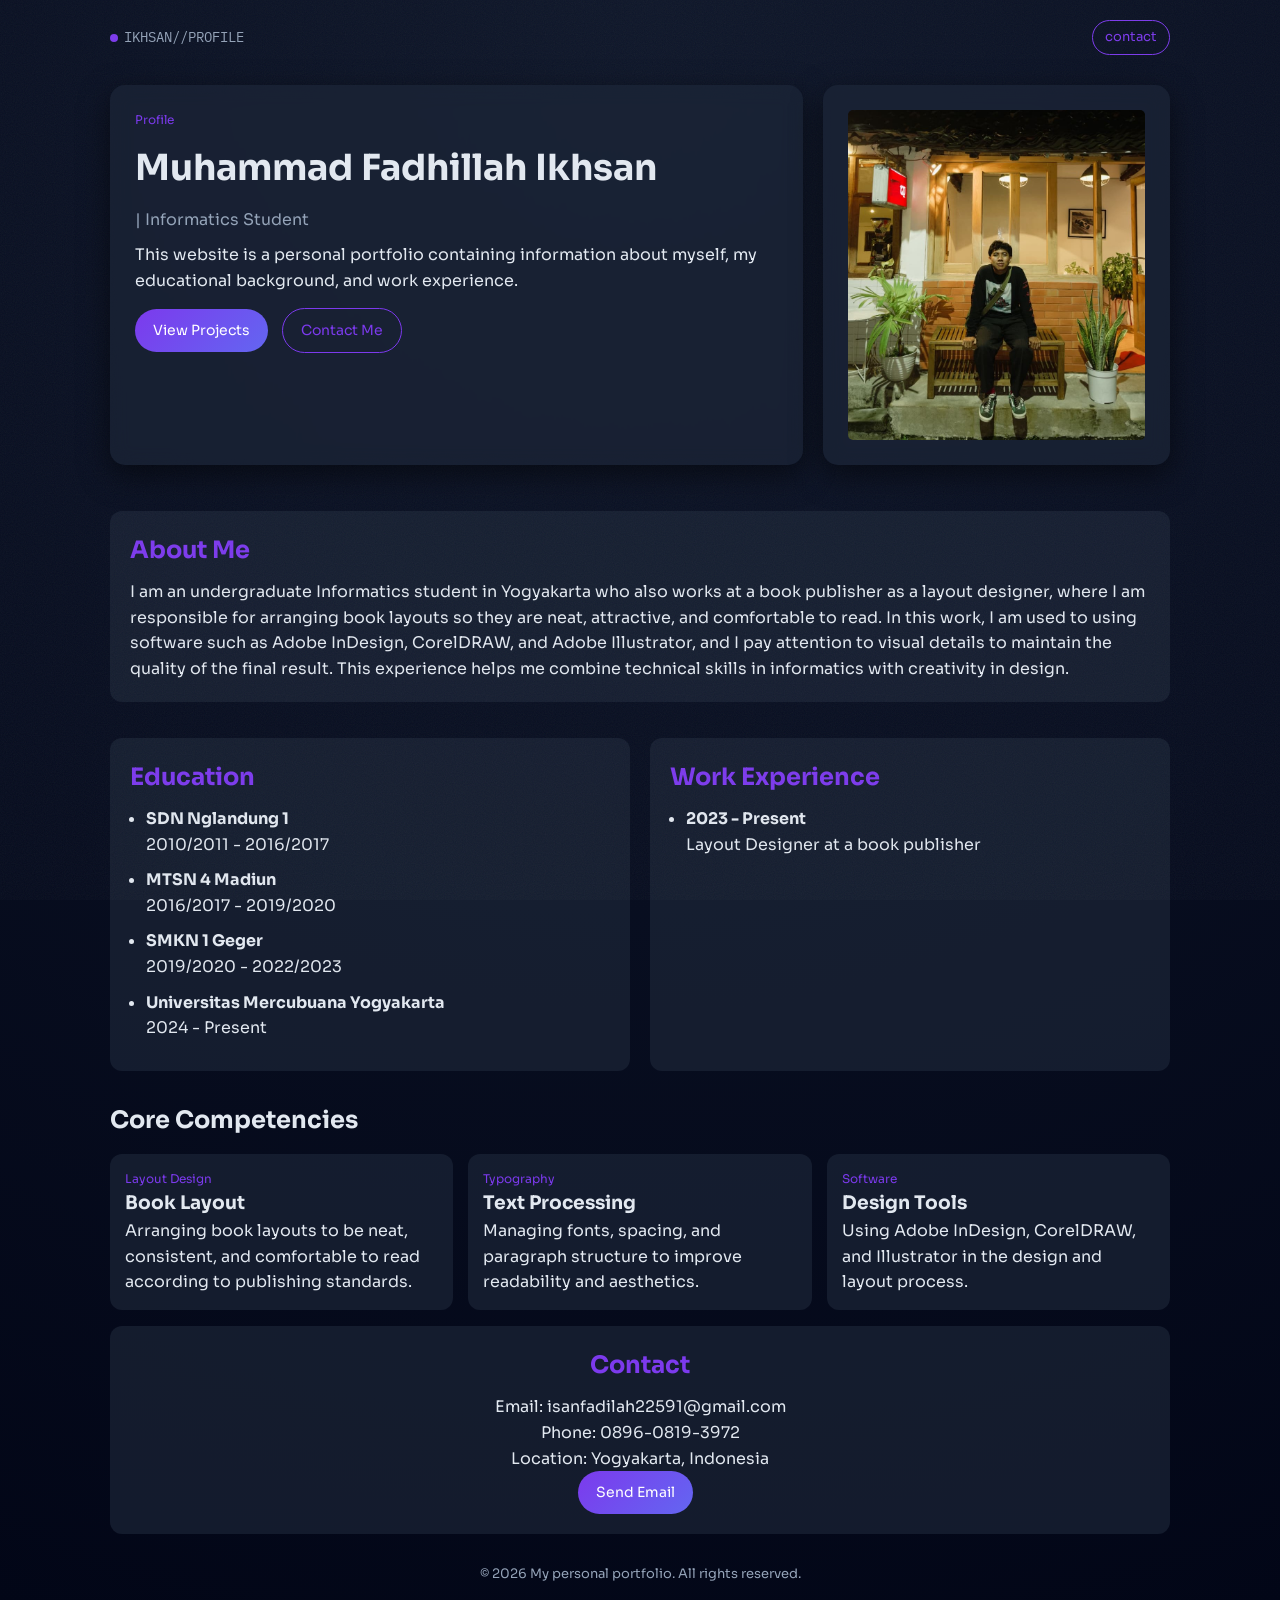
<file: index.html>
<!DOCTYPE html>
<html lang="en">
<head>
  <meta charset="UTF-8">
  <meta name="viewport" content="width=device-width, initial-scale=1.0">
  <title>Muhammad Fadhillah Ikhsan — Informatics Student &amp; Layout Designer</title>
  <meta name="description" content="Personal portfolio of Muhammad Fadhillah Ikhsan, an Informatics student in Yogyakarta and book layout designer skilled in Adobe InDesign, CorelDRAW, and Adobe Illustrator.">
  <meta name="author" content="Muhammad Fadhillah Ikhsan">
  <link rel="canonical" href="https://isanfadhilaa.vercel.app/">

  <meta property="og:type" content="profile">
  <meta property="og:site_name" content="Ikhsan's Profile">
  <meta property="og:title" content="Muhammad Fadhillah Ikhsan — Informatics Student &amp; Layout Designer">
  <meta property="og:description" content="Personal portfolio of Muhammad Fadhillah Ikhsan, an Informatics student in Yogyakarta and book layout designer skilled in Adobe InDesign, CorelDRAW, and Adobe Illustrator.">
  <meta property="og:url" content="https://isanfadhilaa.vercel.app/">
  <meta property="og:image" content="https://isanfadhilaa.vercel.app/image/profile-photo.jpeg">
  <meta property="og:image:alt" content="Profile photo of Muhammad Fadhillah Ikhsan">
  <meta property="og:locale" content="en_US">

  <meta name="twitter:card" content="summary_large_image">
  <meta name="twitter:title" content="Muhammad Fadhillah Ikhsan — Informatics Student &amp; Layout Designer">
  <meta name="twitter:description" content="Personal portfolio of Muhammad Fadhillah Ikhsan, an Informatics student in Yogyakarta and book layout designer skilled in Adobe InDesign, CorelDRAW, and Adobe Illustrator.">
  <meta name="twitter:image" content="https://isanfadhilaa.vercel.app/image/profile-photo.jpeg">

  <script type="application/ld+json">
  {
    "@context": "https://schema.org",
    "@type": "Person",
    "name": "Muhammad Fadhillah Ikhsan",
    "url": "https://isanfadhilaa.vercel.app/",
    "image": "https://isanfadhilaa.vercel.app/image/profile-photo.jpeg",
    "jobTitle": "Book Layout Designer",
    "description": "Informatics student in Yogyakarta and book layout designer skilled in Adobe InDesign, CorelDRAW, and Adobe Illustrator.",
    "email": "mailto:isanfadilah22591@gmail.com",
    "telephone": "+62-896-0819-3972",
    "address": {
      "@type": "PostalAddress",
      "addressLocality": "Yogyakarta",
      "addressCountry": "ID"
    },
    "alumniOf": {
      "@type": "CollegeOrUniversity",
      "name": "Universitas Mercubuana Yogyakarta"
    },
    "hasOccupation": {
      "@type": "Occupation",
      "name": "Book Layout Designer"
    },
    "knowsAbout": [
      "Book Layout Design",
      "Typography",
      "Adobe InDesign",
      "CorelDRAW",
      "Adobe Illustrator"
    ]
  }
  </script>
  <link rel="stylesheet" href="styles.css">
</head>
<body>
  <div class="noise" aria-hidden="true"></div>
  <main class="page">
    <header class="topbar">
      <p class="brand"><span class="dot"></span>IKHSAN//PROFILE</p>
      <a href="#kontak" class="mini-btn">contact</a>
    </header>

    <section class="hero">
      <div class="hero-card hero-main">
        <p class="badge">Profile</p>
        <h1>Muhammad Fadhillah Ikhsan</h1>
        <p class="subtitle"> | Informatics Student</p>
        <p class="desc">
          This website is a personal portfolio containing information about myself,
          my educational background, and work experience.
        </p>
        <div class="hero-actions">
          <a href="#project" class="btn btn-primary">View Projects</a>
          <a href="#kontak" class="btn btn-ghost">Contact Me</a>
        </div>
      </div>

      <aside class="hero-card hero-side">

         <img
            src="image/profile-photo.jpeg"
            alt="Profile of Muhammad Fadhillah Ikhsan"
            class="avatar-image"
          >
      </aside>
    </section>

    <section class="grid" id="tentang">
      <article class="panel wide">
        <h2>About Me</h2>
        <p>
          I am an undergraduate Informatics student in Yogyakarta who also works at a book publisher
          as a layout designer, where I am responsible for arranging book layouts so they are neat, attractive, and comfortable to read.
          In this work, I am used to using software such as Adobe InDesign, CorelDRAW, and Adobe Illustrator,
          and I pay attention to visual details to maintain the quality of the final result. This experience helps me combine
          technical skills in informatics with creativity in design.
        </p>
      </article>

      <article class="panel">
        <h2>Education</h2>
        <ul class="timeline">
          <li>
            <strong>SDN Nglandung 1</strong>
            <p>2010/2011 - 2016/2017</p>
          </li>
          <li>
            <strong>MTSN 4 Madiun</strong>
            <p>2016/2017 - 2019/2020</p>
          </li>
          <li>
            <strong>SMKN 1 Geger</strong>
            <p>2019/2020 - 2022/2023</p>
          </li>
          <li>
            <strong>Universitas Mercubuana Yogyakarta</strong>
            <p>2024 - Present</p>
          </li>

        </ul>
      </article>

      <article class="panel">
        <h2>Work Experience</h2>
        <ul class="timeline">
          <li>
            <strong>2023 - Present</strong>
            <p>Layout Designer at a book publisher</p>
          </li>
        </ul>
      </article>
    </section>

    <section class="projects" id="project">
      <h2>Core Competencies</h2>
      <div class="project-grid">
        <article class="project-card">
          <p class="project-tag">Layout Design</p>
          <h3>Book Layout</h3>
          <p>Arranging book layouts to be neat, consistent, and comfortable to read according to publishing standards.</p>
        </article>
        <article class="project-card">
          <p class="project-tag">Typography</p>
          <h3>Text Processing</h3>
          <p>Managing fonts, spacing, and paragraph structure to improve readability and aesthetics.</p>
        </article>
        <article class="project-card">
          <p class="project-tag">Software</p>
          <h3>Design Tools</h3>
          <p>Using Adobe InDesign, CorelDRAW, and Illustrator in the design and layout process.</p>
        </article>
      </div>
    </section>

    <section class="contact" id="kontak">
      <article class="panel contact-panel">
        <h2>Contact</h2>
        <p>Email: isanfadilah22591@gmail.com</p>
        <p>Phone: 0896-0819-3972</p>
        <p>Location: Yogyakarta, Indonesia</p>
        <a class="btn btn-primary" href="mailto:isanfadilah22591@gmail.com">Send Email</a>
      </article>
    </section>

    <footer class="footer">
      <p>© 2026 My personal portfolio. All rights reserved.</p>
    </footer>
  </main>
</body>
</html>
</file>
<file: styles.css>
/* FONTS (self-hosted) */
@font-face {
  font-family: 'Sora';
  font-style: normal;
  font-weight: 400 800;
  font-display: swap;
  src: url('fonts/sora-latin.woff2') format('woff2');
}
@font-face {
  font-family: 'IBM Plex Mono';
  font-style: normal;
  font-weight: 400;
  font-display: swap;
  src: url('fonts/ibm-plex-mono-400-latin.woff2') format('woff2');
}
@font-face {
  font-family: 'IBM Plex Mono';
  font-style: normal;
  font-weight: 500;
  font-display: swap;
  src: url('fonts/ibm-plex-mono-500-latin.woff2') format('woff2');
}

/* RESET */
* {
  margin: 0;
  padding: 0;
  box-sizing: border-box;
}

/* BODY */
body {
  font-family: 'Sora', sans-serif;
  background: radial-gradient(circle at top, #0f172a, #020617);
  color: #e2e8f0;
  line-height: 1.6;
}

/* NOISE EFFECT */
.noise {
  position: fixed;
  inset: 0;
  background: url('noise.svg');
  opacity: 0.05;
  pointer-events: none;
}

/* LAYOUT */
.page {
  max-width: 1100px;
  margin: auto;
  padding: 20px;
}

/* TOPBAR */
.topbar {
  display: flex;
  justify-content: space-between;
  align-items: center;
  margin-bottom: 30px;
}

.brand {
  font-family: 'IBM Plex Mono', monospace;
  font-size: 14px;
  color: #94a3b8;
}

.dot {
  display: inline-block;
  width: 8px;
  height: 8px;
  background: #7c3aed;
  border-radius: 50%;
  margin-right: 6px;
}

.mini-btn {
  font-size: 13px;
  padding: 6px 12px;
  border: 1px solid #7c3aed;
  border-radius: 20px;
  text-decoration: none;
  color: #7c3aed;
  transition: 0.3s;
}

.mini-btn:hover {
  background: #7c3aed;
  color: white;
}

/* HERO */
.hero {
  display: grid;
  grid-template-columns: 2fr 1fr;
  gap: 20px;
  margin-bottom: 30px;
}

.hero-card {
  background: rgba(30, 41, 59, 0.6);
  padding: 25px;
  border-radius: 15px;
  backdrop-filter: blur(10px);
  box-shadow: 0 10px 30px rgba(0,0,0,0.5);
}

.hero-main h1 {
  font-size: 36px;
  margin: 10px 0;
}

.badge {
  font-size: 12px;
  color: #7c3aed;
}

.subtitle {
  color: #94a3b8;
  margin-bottom: 10px;
}

.desc {
  margin-bottom: 15px;
}

/* BUTTON */
.btn {
  display: inline-block;
  padding: 10px 18px;
  border-radius: 25px;
  text-decoration: none;
  font-size: 14px;
  margin-right: 10px;
  transition: 0.3s;
}

.btn-primary {
  background: linear-gradient(135deg, #7c3aed, #6366f1);
  color: white;
}

.btn-primary:hover {
  opacity: 0.8;
}

.btn-ghost {
  border: 1px solid #7c3aed;
  color: #7c3aed;
}

.btn-ghost:hover {
  background: #7c3aed;
  color: white;
}

/* AVATAR */

.avatar-image {
  width: 100%;
  height: 100%;
  object-fit: cover;
  display: block;
  border-radius: 5px;
}

.mono {
  font-family: 'IBM Plex Mono', monospace;
  font-size: 13px;
  margin-bottom: 10px;
}

.quick {
  font-size: 14px;
  color: #94a3b8;
}

/* STATS */
.stats {
  display: flex;
  gap: 15px;
  margin-bottom: 30px;
}

.stat-card {
  flex: 1;
  background: rgba(30, 41, 59, 0.6);
  padding: 20px;
  border-radius: 12px;
  text-align: center;
}

.stat-num {
  font-size: 24px;
  color: #7c3aed;
}

.stat-label {
  font-size: 13px;
  color: #94a3b8;
}

/* GRID */
.grid {
  display: grid;
  grid-template-columns: repeat(2, 1fr);
  gap: 20px;
  margin-bottom: 30px;
}

.panel {
  background: rgba(30, 41, 59, 0.6);
  padding: 20px;
  margin-top: 1rem;
  border-radius: 12px;
}

.panel h2 {
  margin-bottom: 10px;
  color: #7c3aed;
}

.wide {
  grid-column: span 2;
}

/* CHIPS */
.chips span {
  display: inline-block;
  background: #1e293b;
  padding: 6px 10px;
  border-radius: 10px;
  margin: 5px;
  font-size: 12px;
}

/* TIMELINE */
.timeline li {
  margin-bottom: 10px;
}

.timeline {
  margin-left: 1rem;
}

/* PROJECT */
.projects h2 {
  margin-bottom: 15px;
}

.project-grid {
  display: grid;
  grid-template-columns: repeat(3, 1fr);
  gap: 15px;
}

.project-card {
  background: rgba(30, 41, 59, 0.6);
  padding: 15px;
  border-radius: 12px;
  transition: 0.3s;
}

.project-card:hover {
  transform: translateY(-5px);
}

.project-tag {
  font-size: 12px;
  color: #7c3aed;
}

/* CONTACT */
.contact-panel {
  text-align: center;
}

/* FOOTER */
.footer {
  text-align: center;
  font-size: 13px;
  color: #94a3b8;
  margin-top: 30px;
}

/* RESPONSIVE */
@media(max-width: 768px){
  .hero {
    grid-template-columns: 1fr;
  }

  .grid {
    grid-template-columns: 1fr;
  }

  .wide {
    grid-column: span 1;
  }

  .project-grid {
    grid-template-columns: 1fr;
  }

  .stats {
    flex-direction: column;
  }
}
</file>
